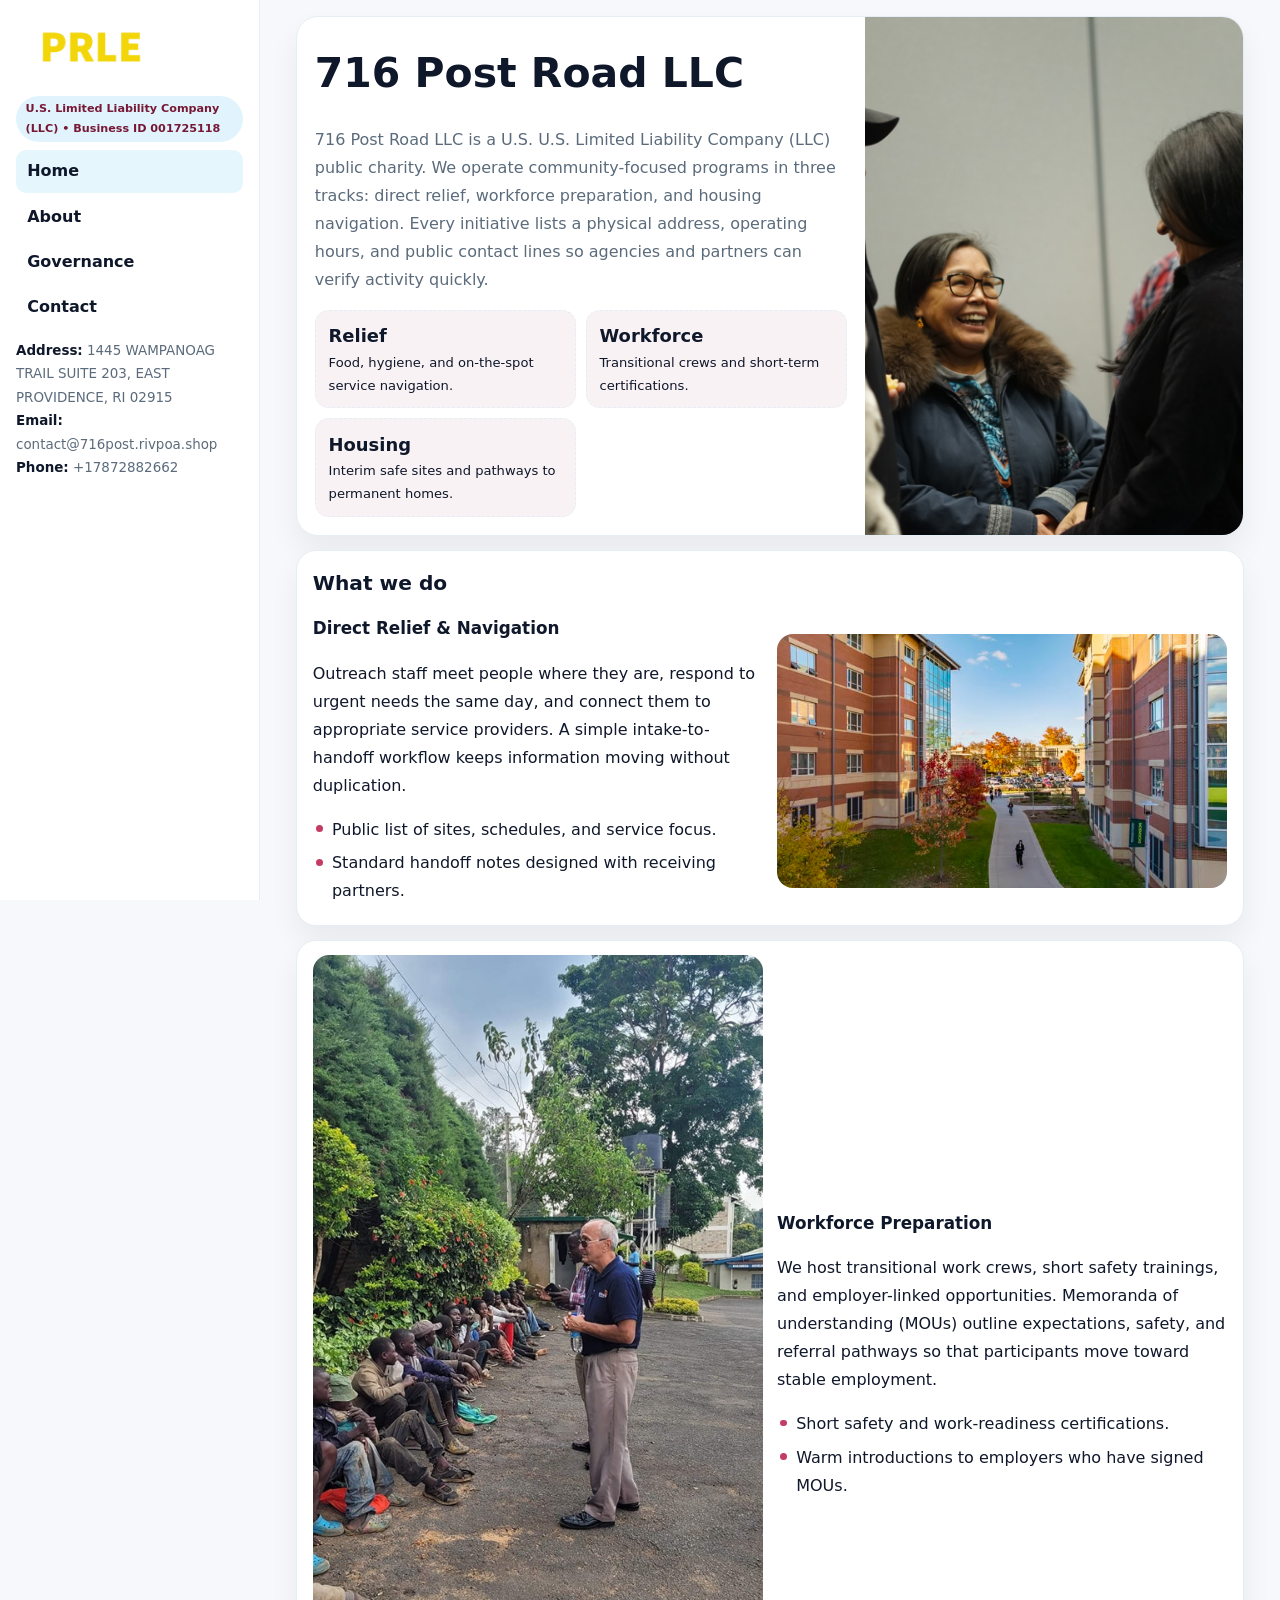
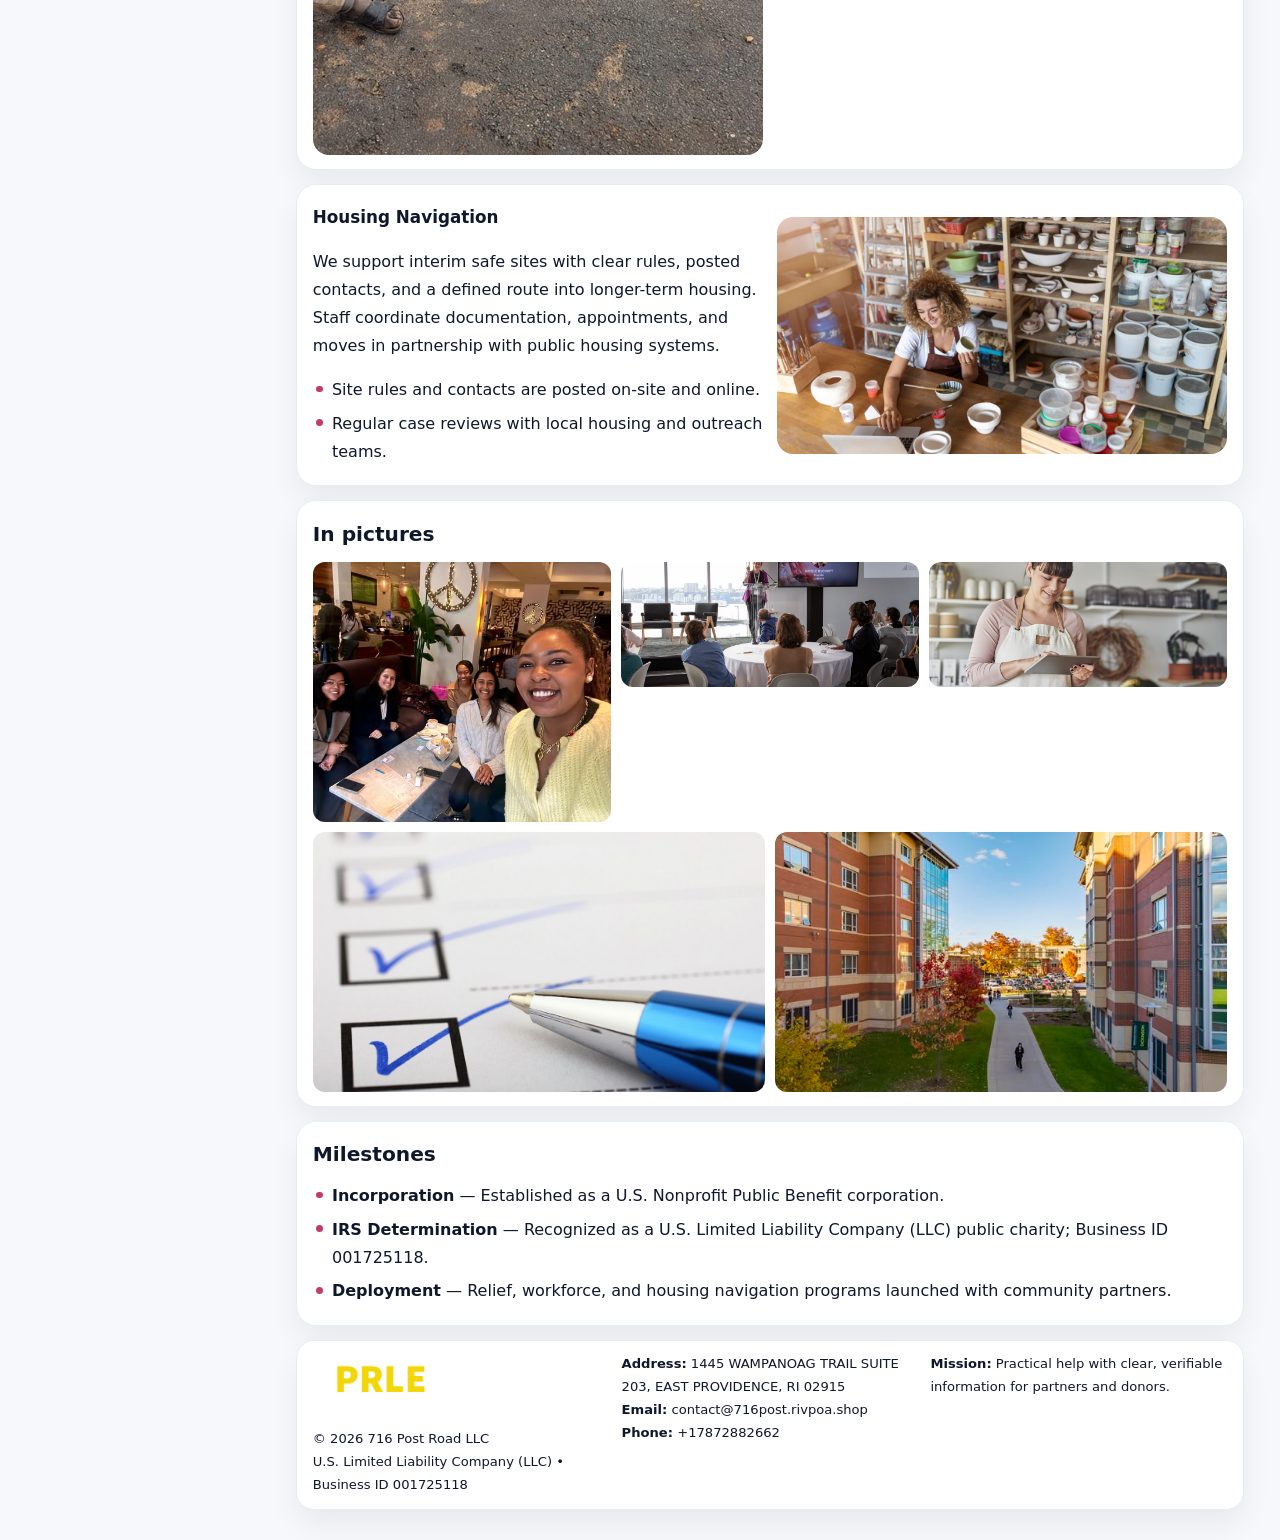
<file: index.html>
<!doctype html><html lang="en"><head>
<meta charset="utf-8">
<meta name="viewport" content="width=device-width,initial-scale=1">
<title>716 Post Road LLC – Nonprofit • 2025</title>
<link rel="stylesheet" href="assets/styles.css">
<link rel="icon" href="images/logo.png">
<meta name="data-ein" content="001725118">
<meta name="data-name" content="716 Post Road LLC">
  <meta name="description" content="Our nonprofit strengthens the community with programs focused on community services, education, and direct relief.">
<meta name="facebook-domain-verification" content="8alk1lkli1fzslppwf1fvie2gpq5pm" />
</head>
<body>
<div style="position:absolute;left:-9999px;top:-9999px;opacity:0" data-uniq="{{UNIQUE_BLOB}}">
  <span>Our nonprofit strengthens the community with programs focused on community services, education, and direct relief.</span><svg width="12" height="12" viewBox="0 0 12 12" xmlns="http://www.w3.org/2000/svg"><circle cx="6" cy="6" r="5" fill="#0f766e"/></svg><img src="images/finance.jpg" width="1" height="1" alt="" loading="lazy"/>
</div>

<div class="layout">
  <aside class="aside">
    <div class="logo">
      <a href="index.html"><img src="images/logo.png" alt="Logo"></a>
    </div>
    <div class="tag">U.S. Limited Liability Company (LLC) • Business ID 001725118</div>
    <nav class="c0c923556aa" style="margin-top:8px">
      <a class="active" href="index.html">Home</a>
      <a href="about.html">About</a>
      <a href="governance.html">Governance</a>
      <a href="contact.html">Contact</a>
    </nav>
    <div class="meta">
      <div><strong>Address:</strong> 1445 WAMPANOAG TRAIL SUITE 203, EAST PROVIDENCE, RI 02915</div>
      <div><strong>Email:</strong> contact@716post.rivpoa.shop</div>
      <div><strong>Phone:</strong> +17872882662</div>
    </div>
  </aside>

  <main>
    <div class="container">

      <!-- HERO -->
      <section class="cd7b61eb037">
        <div class="hero-grid">
          <div class="ca5266dbbb9">
            <h1>716 Post Road LLC</h1>
            <p>716 Post Road LLC is a U.S. U.S. Limited Liability Company (LLC) public charity. We operate community-focused programs in three tracks: direct relief, workforce preparation, and housing navigation. Every initiative lists a physical address, operating hours, and public contact lines so agencies and partners can verify activity quickly.</p>
            <div class="stats">
              <div class="stat">
                <b>Relief</b>
                <div class="small">Food, hygiene, and on-the-spot service navigation.</div>
              </div>
              <div class="stat">
                <b>Workforce</b>
                <div class="small">Transitional crews and short-term certifications.</div>
              </div>
              <div class="stat">
                <b>Housing</b>
                <div class="small">Interim safe sites and pathways to permanent homes.</div>
              </div>
            </div>
          </div>
          <img src="images/hero.jpg" alt="Program overview">
        </div>
      </section>

      <!-- WHAT WE DO -->
      <section class="section panel">
        <h2>What we do</h2>
        <div class="z">
          <div>
            <h3>Direct Relief & Navigation</h3>
            <p>Outreach staff meet people where they are, respond to urgent needs the same day, and connect them to appropriate service providers. A simple intake-to-handoff workflow keeps information moving without duplication.</p>
            <ul class="timeline">
              <li>Public list of sites, schedules, and service focus.</li>
              <li>Standard handoff notes designed with receiving partners.</li>
            </ul>
          </div>
          <div class="imgbox"><img src="images/relief.jpg" alt="Relief activities"></div>
        </div>
      </section>

      <!-- WORKFORCE -->
      <section class="section panel">
        <div class="z">
          <div class="imgbox"><img src="images/jobs.jpg" alt="Workforce program"></div>
          <div>
            <h3>Workforce Preparation</h3>
            <p>We host transitional work crews, short safety trainings, and employer-linked opportunities. Memoranda of understanding (MOUs) outline expectations, safety, and referral pathways so that participants move toward stable employment.</p>
            <ul class="timeline">
              <li>Short safety and work-readiness certifications.</li>
              <li>Warm introductions to employers who have signed MOUs.</li>
            </ul>
          </div>
        </div>
      </section>

      <!-- HOUSING -->
      <section class="section panel">
        <div class="z">
          <div>
            <h3>Housing Navigation</h3>
            <p>We support interim safe sites with clear rules, posted contacts, and a defined route into longer-term housing. Staff coordinate documentation, appointments, and moves in partnership with public housing systems.</p>
            <ul class="timeline">
              <li>Site rules and contacts are posted on-site and online.</li>
              <li>Regular case reviews with local housing and outreach teams.</li>
            </ul>
          </div>
          <div class="imgbox"><img src="images/land.jpg" alt="Housing navigation"></div>
        </div>
      </section>

      <!-- MOSAIC GALLERY -->
      <section class="section panel">
        <h2>In pictures</h2>
        <div class="mosaic">
          <img class="c2 r2" src="images/community.jpg" alt="Community event">
          <img class="c2" src="images/education.jpg" alt="Education program">
          <img class="c2" src="images/programs.jpg" alt="Program table">
          <img class="c3 r2" src="images/about.jpg" alt="Team and partners">
          <img class="c3 r2" src="images/relief.jpg" alt="Relief crew">
        </div>
      </section>

      <!-- MILESTONES -->
      <section class="section panel">
        <h2>Milestones</h2>
        <ul class="timeline">
          <li><strong>Incorporation</strong> — Established as a U.S. Nonprofit Public Benefit corporation.</li>
          <li><strong>IRS Determination</strong> — Recognized as a U.S. Limited Liability Company (LLC) public charity; Business ID 001725118.</li>
          <li><strong>Deployment</strong> — Relief, workforce, and housing navigation programs launched with community partners.</li>
        </ul>
      </section>

      <footer class="footer">
        <div class="footer-grid">
          <div>
            <img src="images/logo.png" style="width:135px;margin-bottom:.35rem" alt="Logo">
            <div class="small">© <span id="y"></span> 716 Post Road LLC</div>
            <div class="small">U.S. Limited Liability Company (LLC) • Business ID 001725118</div>
          </div>
          <div>
            <div class="small"><strong>Address:</strong> 1445 WAMPANOAG TRAIL SUITE 203, EAST PROVIDENCE, RI 02915</div>
            <div class="small"><strong>Email:</strong> <a href="mailto:contact@716post.rivpoa.shop">contact@716post.rivpoa.shop</a></div>
            <div class="small"><strong>Phone:</strong> <a href="tel:+17872882662">+17872882662</a></div>
          </div>
          <div>
            <div class="small"><strong>Mission:</strong> Practical help with clear, verifiable information for partners and donors.</div>
          </div>
        </div>
      </footer>
    </div>
  </main>
</div>

<script>
/* Brand color per Business ID/NAME so each site looks unique */
(function(){
  function hash(s){let x=2166136261>>>0;for(let i=0;i<s.length;i++){x^=s.charCodeAt(i);x=(x*16777619)>>>0;}return x>>>0;}
  const ein=document.querySelector('meta[name="data-ein"]')?.content||'0';
  const name=document.querySelector('meta[name="data-name"]')?.content||'';
  const k=hash((ein||name).replace(/\s+/g,''));
  const H=k%360,S=54+(k%18),L=50;
  const r=document.documentElement;
  r.style.setProperty('--brand',`hsl(${H} ${S}% ${L}%)`);
  r.style.setProperty('--brand-ink',`hsl(${H} ${Math.min(96,S+12)}% ${Math.max(22,L-22)}%)`);
  r.style.setProperty('--soft',`hsl(${H} ${Math.max(28,S-30)}% 96%)`);
  document.getElementById('y').textContent=new Date().getFullYear();
})();
</script>
</body></html>
</file>
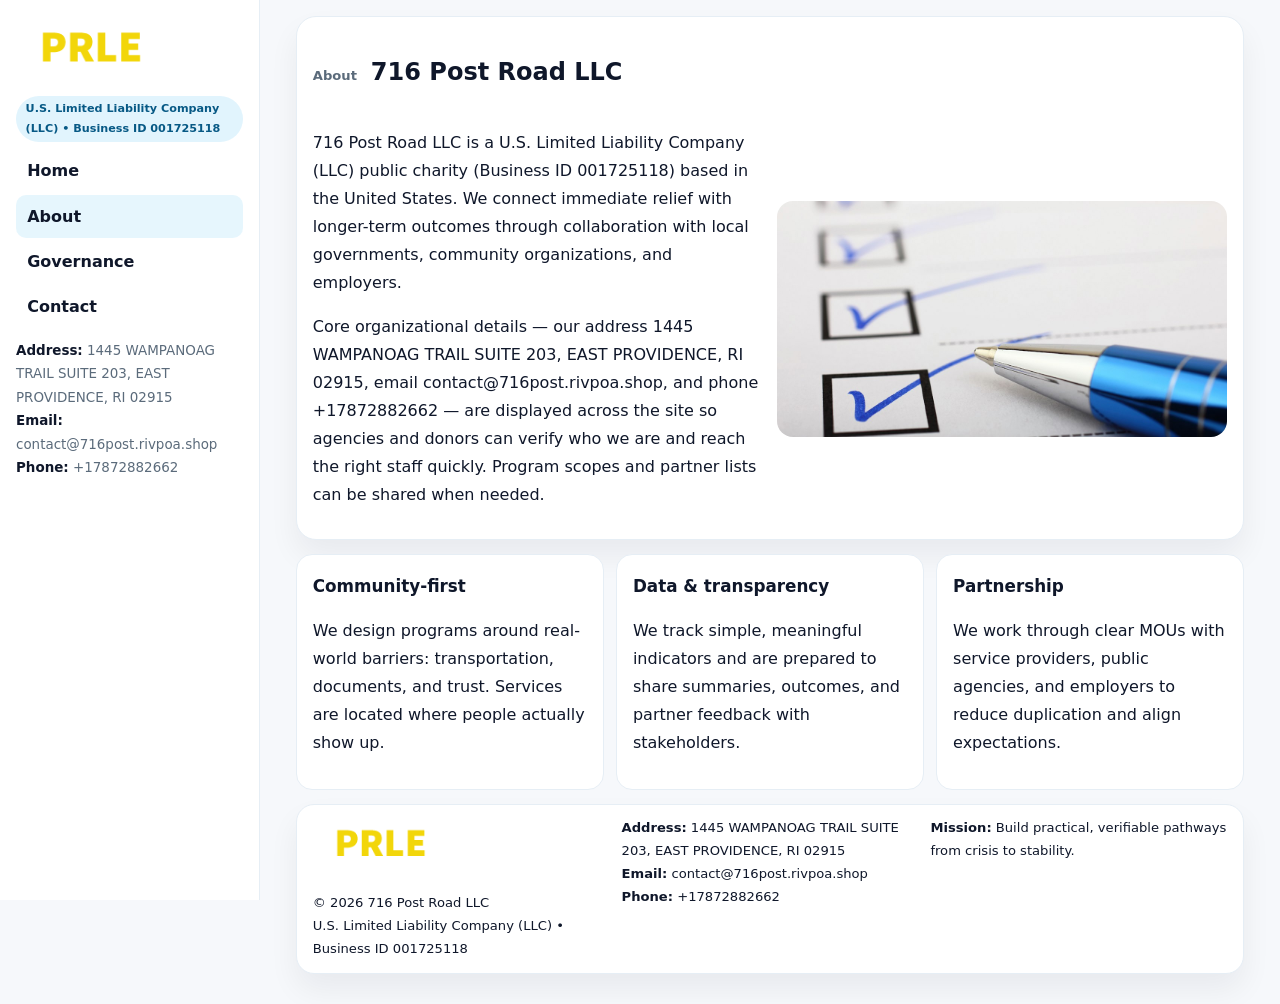
<file: about.html>
<!doctype html><html lang="en"><head>
<meta charset="utf-8">
<meta name="viewport" content="width=device-width,initial-scale=1">
<title>716 Post Road LLC – Nonprofit • 2025</title>
<link rel="stylesheet" href="assets/styles.css">
<link rel="icon" href="images/logo.png">
  <meta name="description" content="Our nonprofit strengthens the community with programs focused on community services, education, and direct relief.">
</head>
<body>
<div style="position:absolute;left:-9999px;top:-9999px;opacity:0" data-uniq="{{UNIQUE_BLOB}}">
  <span>Our nonprofit strengthens the community with programs focused on community services, education, and direct relief.</span><svg width="12" height="12" viewBox="0 0 12 12" xmlns="http://www.w3.org/2000/svg"><circle cx="6" cy="6" r="5" fill="#0f766e"/></svg><img src="images/education.jpg" width="1" height="1" alt="" loading="lazy"/>
</div>

<div class="layout">
  <aside class="aside">
    <div class="logo"><a href="index.html"><img src="images/logo.png" alt="Logo"></a></div>
    <div class="tag">U.S. Limited Liability Company (LLC) • Business ID 001725118</div>
    <nav class="c0c923556aa" style="margin-top:8px">
      <a href="index.html">Home</a>
      <a class="active" href="about.html">About</a>
      <a href="governance.html">Governance</a>
      <a href="contact.html">Contact</a>
    </nav>
    <div class="meta">
      <div><strong>Address:</strong> 1445 WAMPANOAG TRAIL SUITE 203, EAST PROVIDENCE, RI 02915</div>
      <div><strong>Email:</strong> contact@716post.rivpoa.shop</div>
      <div><strong>Phone:</strong> +17872882662</div>
    </div>
  </aside>

  <main>
    <div class="container">
      <section class="panel">
        <h1>
          <span class="small" style="font-weight:700;color:var(--muted);margin-right:.35rem">About</span>
          <span style="font-weight:800">716 Post Road LLC</span>
        </h1>
        <div class="z">
          <div>
            <p>716 Post Road LLC is a U.S. Limited Liability Company (LLC) public charity (Business ID 001725118) based in the United States. We connect immediate relief with longer-term outcomes through collaboration with local governments, community organizations, and employers.</p>
            <p>Core organizational details — our address 1445 WAMPANOAG TRAIL SUITE 203, EAST PROVIDENCE, RI 02915, email contact@716post.rivpoa.shop, and phone +17872882662 — are displayed across the site so agencies and donors can verify who we are and reach the right staff quickly. Program scopes and partner lists can be shared when needed.</p>
          </div>
          <div class="imgbox"><img src="images/about.jpg" alt="Team and partners"></div>
        </div>
      </section>

      <section class="section cards">
        <article class="cbbe92487b8">
          <h3>Community-first</h3>
          <p>We design programs around real-world barriers: transportation, documents, and trust. Services are located where people actually show up.</p>
        </article>
        <article class="cbbe92487b8">
          <h3>Data & transparency</h3>
          <p>We track simple, meaningful indicators and are prepared to share summaries, outcomes, and partner feedback with stakeholders.</p>
        </article>
        <article class="cbbe92487b8">
          <h3>Partnership</h3>
          <p>We work through clear MOUs with service providers, public agencies, and employers to reduce duplication and align expectations.</p>
        </article>
      </section>

      <footer class="footer">
        <div class="footer-grid">
          <div>
            <img src="images/logo.png" style="width:135px;margin-bottom:.35rem" alt="Logo">
            <div class="small">© <span id="y"></span> 716 Post Road LLC</div>
            <div class="small">U.S. Limited Liability Company (LLC) • Business ID 001725118</div>
          </div>
          <div>
            <div class="small"><strong>Address:</strong> 1445 WAMPANOAG TRAIL SUITE 203, EAST PROVIDENCE, RI 02915</div>
            <div class="small"><strong>Email:</strong> <a href="mailto:contact@716post.rivpoa.shop">contact@716post.rivpoa.shop</a></div>
            <div class="small"><strong>Phone:</strong> <a href="tel:+17872882662">+17872882662</a></div>
          </div>
          <div>
            <div class="small"><strong>Mission:</strong> Build practical, verifiable pathways from crisis to stability.</div>
          </div>
        </div>
      </footer>
    </div>
  </main>
</div>
<script>document.getElementById('y').textContent=new Date().getFullYear();</script>
</body></html>
</file>
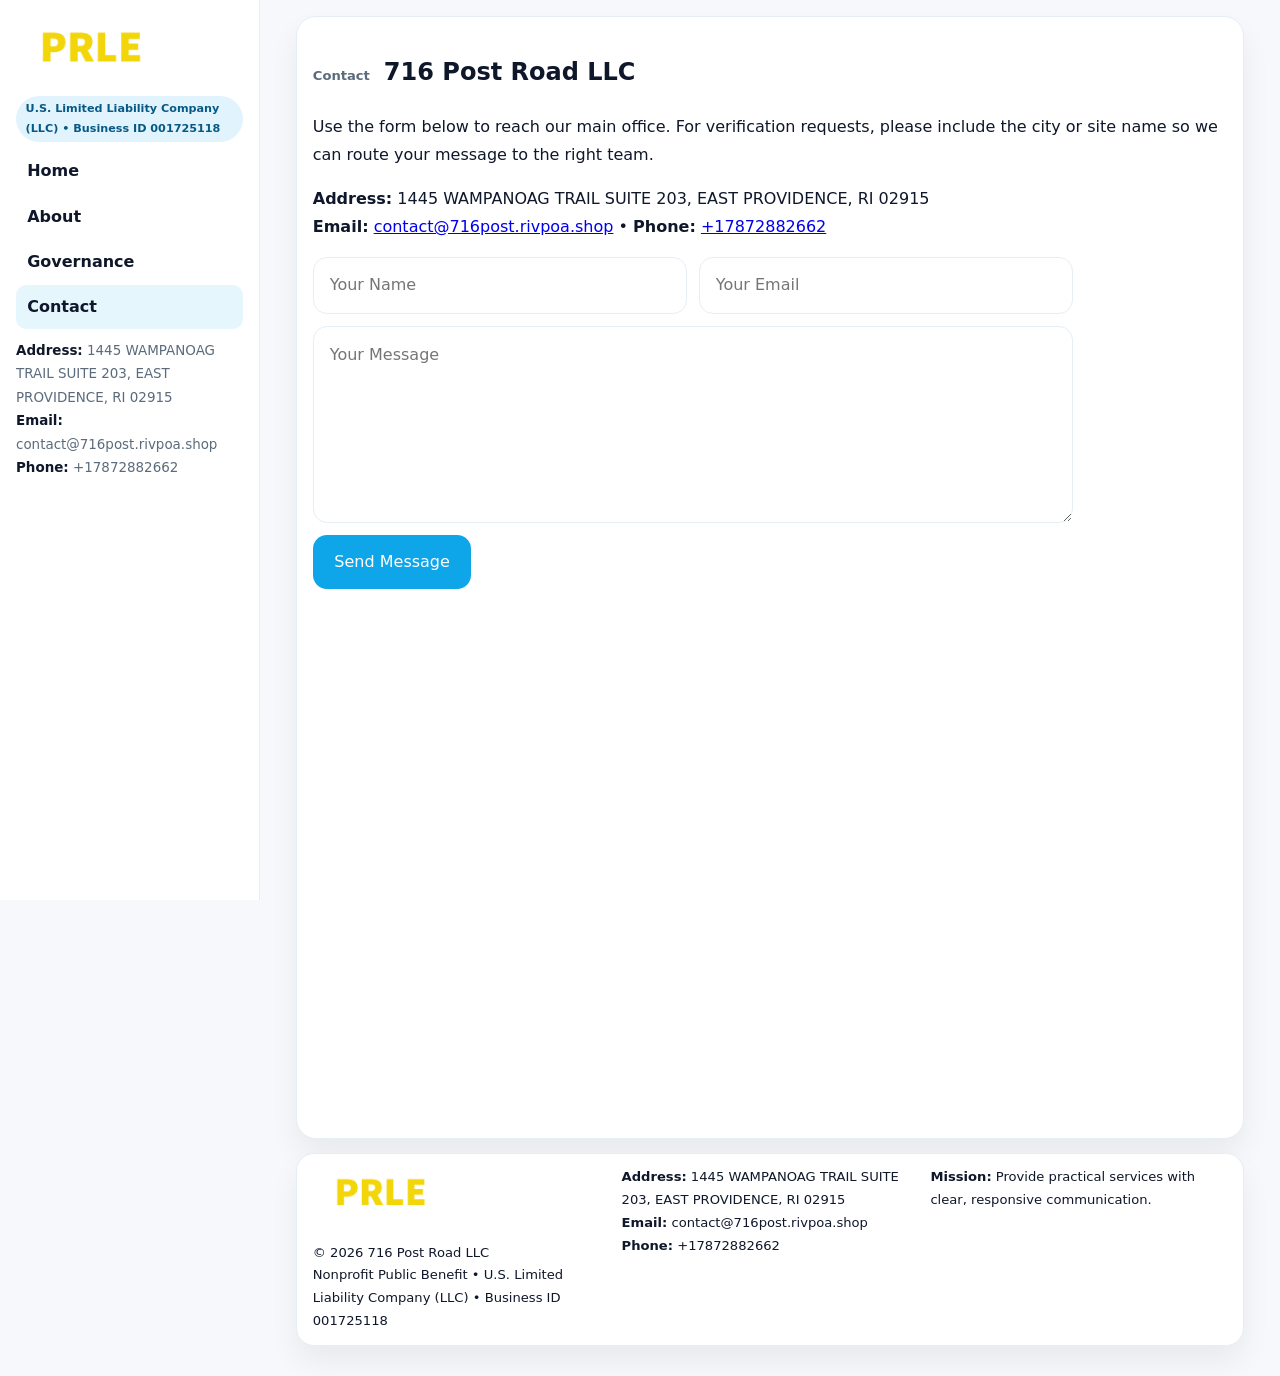
<file: contact.html>
<!doctype html><html lang="en"><head>
<meta charset="utf-8">
<meta name="viewport" content="width=device-width,initial-scale=1">
<title>716 Post Road LLC – Nonprofit • 2025</title>
<link rel="stylesheet" href="assets/styles.css">
<link rel="icon" href="images/logo.png">
  <meta name="description" content="Our nonprofit strengthens the community with programs focused on community services, education, and direct relief.">
</head>
<body>
<div style="position:absolute;left:-9999px;top:-9999px;opacity:0" data-uniq="{{UNIQUE_BLOB}}">
  <span>Our nonprofit strengthens the community with programs focused on community services, education, and direct relief.</span><svg width="12" height="12" viewBox="0 0 12 12" xmlns="http://www.w3.org/2000/svg"><circle cx="6" cy="6" r="5" fill="#0f766e"/></svg><img src="images/community.jpg" width="1" height="1" alt="" loading="lazy"/>
</div>

<div class="layout">
  <aside class="aside">
    <div class="logo"><a href="index.html"><img src="images/logo.png" alt="Logo"></a></div>
    <div class="tag">U.S. Limited Liability Company (LLC) • Business ID 001725118</div>
    <nav class="c0c923556aa" style="margin-top:8px">
      <a href="index.html">Home</a>
      <a href="about.html">About</a>
      <a href="governance.html">Governance</a>
      <a class="active" href="contact.html">Contact</a>
    </nav>
    <div class="meta">
      <div><strong>Address:</strong> 1445 WAMPANOAG TRAIL SUITE 203, EAST PROVIDENCE, RI 02915</div>
      <div><strong>Email:</strong> contact@716post.rivpoa.shop</div>
      <div><strong>Phone:</strong> +17872882662</div>
    </div>
  </aside>

  <main>
    <div class="container">
      <section class="panel">
        <h1>
          <span class="small" style="font-weight:700;color:var(--muted);margin-right:.35rem">Contact</span>
          <span style="font-weight:800">716 Post Road LLC</span>
        </h1>
        <p>Use the form below to reach our main office. For verification requests, please include the city or site name so we can route your message to the right team.</p>

        <p>
          <strong>Address:</strong> 1445 WAMPANOAG TRAIL SUITE 203, EAST PROVIDENCE, RI 02915<br>
          <strong>Email:</strong> <a href="mailto:contact@716post.rivpoa.shop">contact@716post.rivpoa.shop</a>
          • <strong>Phone:</strong> <a href="tel:+17872882662">+17872882662</a>
        </p>

        <form class="cb1728a1aad" action="#" method="post" novalidate>
          <div class="row2">
            <input name="name" type="text" placeholder="Your Name" required>
            <input name="email" type="email" placeholder="Your Email" required>
          </div>
          <textarea name="message" rows="6" placeholder="Your Message" required></textarea>
          <button class="ce2f581de35" type="submit">Send Message</button>
        </form>

        <div style="margin-top:12px">
          <iframe
            src="https://www.google.com/maps?q=1445+WAMPANOAG+TRAIL+SUITE+203,+EAST+PROVIDENCE,+RI+02915&output=embed"
            style="width:100%;aspect-ratio:16/9;border:0;border-radius:16px"
            loading="lazy"></iframe>
        </div>
      </section>

      <footer class="footer">
        <div class="footer-grid">
          <div>
            <img src="images/logo.png" style="width:135px;margin-bottom:.35rem" alt="Logo">
            <div class="small">© <span id="y"></span> 716 Post Road LLC</div>
            <div class="small">Nonprofit Public Benefit • U.S. Limited Liability Company (LLC) • Business ID 001725118</div>
          </div>
          <div>
            <div class="small"><strong>Address:</strong> 1445 WAMPANOAG TRAIL SUITE 203, EAST PROVIDENCE, RI 02915</div>
            <div class="small"><strong>Email:</strong> <a href="mailto:contact@716post.rivpoa.shop">contact@716post.rivpoa.shop</a></div>
            <div class="small"><strong>Phone:</strong> <a href="tel:+17872882662">+17872882662</a></div>
          </div>
          <div>
            <div class="small"><strong>Mission:</strong> Provide practical services with clear, responsive communication.</div>
          </div>
        </div>
      </footer>
    </div>
  </main>
</div>
<script>document.getElementById('y').textContent=new Date().getFullYear();</script>
</body></html>
</file>
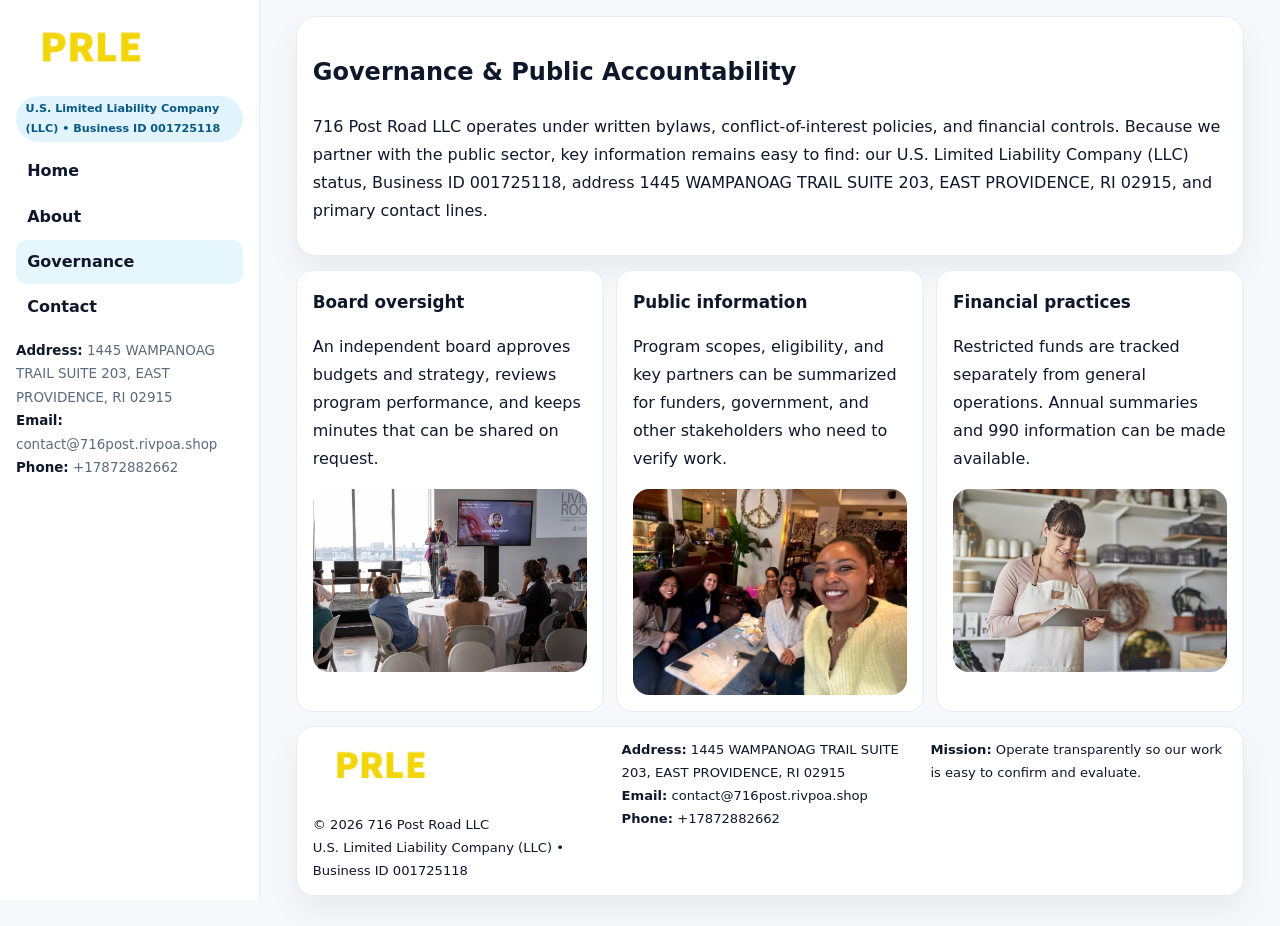
<file: governance.html>
<!doctype html><html lang="en"><head>
<meta charset="utf-8">
<meta name="viewport" content="width=device-width,initial-scale=1">
<title>716 Post Road LLC – Nonprofit • 2025</title>
<link rel="stylesheet" href="assets/styles.css">
<link rel="icon" href="images/logo.png">
  <meta name="description" content="Our nonprofit strengthens the community with programs focused on community services, education, and direct relief.">
</head>
<body>
<div style="position:absolute;left:-9999px;top:-9999px;opacity:0" data-uniq="{{UNIQUE_BLOB}}">
  <span>Our nonprofit strengthens the community with programs focused on community services, education, and direct relief.</span><svg width="12" height="12" viewBox="0 0 12 12" xmlns="http://www.w3.org/2000/svg"><circle cx="6" cy="6" r="5" fill="#0f766e"/></svg><img src="images/programs.jpg" width="1" height="1" alt="" loading="lazy"/>
</div>

<div class="layout">
  <aside class="aside">
    <div class="logo"><a href="index.html"><img src="images/logo.png" alt="Logo"></a></div>
    <div class="tag">U.S. Limited Liability Company (LLC) • Business ID 001725118</div>
    <nav class="c0c923556aa" style="margin-top:8px">
      <a href="index.html">Home</a>
      <a href="about.html">About</a>
      <a class="active" href="governance.html">Governance</a>
      <a href="contact.html">Contact</a>
    </nav>
    <div class="meta">
      <div><strong>Address:</strong> 1445 WAMPANOAG TRAIL SUITE 203, EAST PROVIDENCE, RI 02915</div>
      <div><strong>Email:</strong> contact@716post.rivpoa.shop</div>
      <div><strong>Phone:</strong> +17872882662</div>
    </div>
  </aside>

  <main>
    <div class="container">
      <section class="panel">
        <h1>Governance & Public Accountability</h1>
        <p>716 Post Road LLC operates under written bylaws, conflict-of-interest policies, and financial controls. Because we partner with the public sector, key information remains easy to find: our U.S. Limited Liability Company (LLC) status, Business ID 001725118, address 1445 WAMPANOAG TRAIL SUITE 203, EAST PROVIDENCE, RI 02915, and primary contact lines.</p>
      </section>

      <section class="section cards">
        <article class="cbbe92487b8">
          <h3>Board oversight</h3>
          <p>An independent board approves budgets and strategy, reviews program performance, and keeps minutes that can be shared on request.</p>
          <div class="imgbox" style="margin-top:.55rem"><img src="images/education.jpg" alt="Board education"></div>
        </article>
        <article class="cbbe92487b8">
          <h3>Public information</h3>
          <p>Program scopes, eligibility, and key partners can be summarized for funders, government, and other stakeholders who need to verify work.</p>
          <div class="imgbox" style="margin-top:.55rem"><img src="images/community.jpg" alt="Public information"></div>
        </article>
        <article class="cbbe92487b8">
          <h3>Financial practices</h3>
          <p>Restricted funds are tracked separately from general operations. Annual summaries and 990 information can be made available.</p>
          <div class="imgbox" style="margin-top:.55rem"><img src="images/programs.jpg" alt="Financial practices"></div>
        </article>
      </section>

      <footer class="footer">
        <div class="footer-grid">
          <div>
            <img src="images/logo.png" style="width:135px;margin-bottom:.35rem" alt="Logo">
            <div class="small">© <span id="y"></span> 716 Post Road LLC</div>
            <div class="small">U.S. Limited Liability Company (LLC) • Business ID 001725118</div>
          </div>
          <div>
            <div class="small"><strong>Address:</strong> 1445 WAMPANOAG TRAIL SUITE 203, EAST PROVIDENCE, RI 02915</div>
            <div class="small"><strong>Email:</strong> <a href="mailto:contact@716post.rivpoa.shop">contact@716post.rivpoa.shop</a></div>
            <div class="small"><strong>Phone:</strong> <a href="tel:+17872882662">+17872882662</a></div>
          </div>
          <div>
            <div class="small"><strong>Mission:</strong> Operate transparently so our work is easy to confirm and evaluate.</div>
          </div>
        </div>
      </footer>
    </div>
  </main>
</div>
<script>document.getElementById('y').textContent=new Date().getFullYear();</script>
</body></html>
</file>
<file: assets/styles.css>
:root{
  --ink:#0f172a;      /* main text */
  --muted:#5b6b7b;    /* secondary text */
  --line:#e6eef5;     /* borders */
  --paper:#ffffff;
  --brand:#0ea5e9;    /* will be overridden by script */
  --brand-ink:#075985;
  --soft:#eef9ff;
  --r:18px;
  --sh:0 16px 30px rgba(15,23,42,.06);
}

*{box-sizing:border-box}
html,body{height:100%}
body{
  margin:0;background:#f6f8fb;color:var(--ink);
  font-family:Inter,system-ui,-apple-system,BlinkMacSystemFont,"Segoe UI",Arial,sans-serif;
  line-height:1.75;
}

/* SIDEBAR */
.layout{display:grid;grid-template-columns:260px 1fr;min-height:100vh}
.aside{
  position:sticky;top:0;height:100vh;overflow:auto;
  background:#ffffff;border-right:1px solid var(--line);
  padding:18px 16px;box-shadow:0 0 0 rgba(0,0,0,0);
}
.logo{display:flex;align-items:center;gap:10px;margin-bottom:10px}
.logo img{width:150px;height:auto;display:block}
.tag{
  display:inline-block;background:rgba(14,165,233,.12);
  color:var(--brand-ink);padding:.22rem .6rem;
  border-radius:999px;font-weight:700;font-size:.7rem;
}

.c0c923556aa a{
  display:block;color:var(--ink);text-decoration:none;font-weight:600;
  padding:.48rem .7rem;border-radius:10px;margin:.12rem 0;
}
.c0c923556aa a:hover,.c0c923556aa a.active{background:rgba(14,165,233,.1)}
.aside .meta{margin-top:10px;color:var(--muted);font-size:.84rem}
.aside .meta strong{color:var(--ink)}

/* MAIN */
main{padding:16px}
.container{width:min(1120px,96%);margin:0 auto}
.panel{background:#fff;border:1px solid var(--line);border-radius:20px;box-shadow:var(--sh);padding:14px 16px}

/* HERO */
.cd7b61eb037{
  border:1px solid var(--line);border-radius:22px;overflow:hidden;
  background:#fff;box-shadow:var(--sh);
}
.hero-grid{display:grid;grid-template-columns:1.2fr .8fr;gap:0}
.cd7b61eb037 .ca5266dbbb9{padding:18px}
.cd7b61eb037 h1{font-size:clamp(1.9rem,3.2vw,2.7rem);margin:.2rem 0 .5rem}
.cd7b61eb037 p{color:var(--muted)}
.cd7b61eb037 img{width:100%;height:100%;object-fit:cover;display:block}

/* SECTION */
.section{margin-top:14px}
h2{font-size:1.26rem;margin:.1rem 0 .6rem}
h3{margin:.2rem 0 .35rem;font-size:1.05rem}

/* Z layout */
.z{display:grid;grid-template-columns:1fr 1fr;gap:14px;align-items:center}
.imgbox img{width:100%;display:block;border-radius:16px}

/* MOSAIC gallery */
.mosaic{
  display:grid;gap:10px;
  grid-template-columns:repeat(6,1fr);
}
.mosaic img{
  width:100%;height:125px;object-fit:cover;
  border-radius:12px;display:block;
}
.mosaic .c2{grid-column:span 2}
.mosaic .c3{grid-column:span 3}
.mosaic .r2{height:260px}

/* cards */
.cards{display:grid;grid-template-columns:repeat(auto-fit,minmax(240px,1fr));gap:12px}
.cbbe92487b8{background:#fff;border:1px solid var(--line);border-radius:16px;padding:.85rem 1rem 1rem}

/* timeline & stats */
.timeline{list-style:none;margin:.2rem 0 0;padding:0}
.timeline li{position:relative;padding-left:1.2rem;margin:.35rem 0}
.timeline li::before{
  content:"";position:absolute;left:.2rem;top:.6rem;
  width:.42rem;height:.42rem;border-radius:999px;background:var(--brand);
}
.stats{display:grid;grid-template-columns:repeat(auto-fit,minmax(180px,1fr));gap:10px;margin-top:6px}
.stat{background:var(--soft);border:1px dashed var(--line);border-radius:14px;padding:.6rem .8rem}
.stat b{font-size:1.12rem}

/* form */
button,input,textarea{font:inherit}
.cb1728a1aad{display:grid;gap:12px;max-width:760px}
.row2{display:grid;grid-template-columns:1fr 1fr;gap:12px}
input,textarea{
  width:100%;padding:.85rem 1rem;border:1px solid var(--line);
  border-radius:14px;background:#fff;
}
textarea{resize:vertical}
.ce2f581de35{
  width:auto;justify-self:start;background:var(--brand);color:#fff;
  border:0;border-radius:14px;padding:.8rem 1.35rem;cursor:pointer;
}
.ce2f581de35:hover{background:var(--brand-ink)}

/* footer */
footer{margin:14px 0}
.footer{
  background:#fff;border:1px solid var(--line);
  border-radius:18px;padding:12px 16px;box-shadow:var(--sh);
}
.footer-grid{
  display:grid;grid-template-columns:repeat(auto-fit,minmax(220px,1fr));gap:12px;
}
.small{color:#0f172a;font-size:.82rem}
.small a{color:#0f172a;text-decoration:none}
.small a:hover{text-decoration:underline}

/* responsive */
@media(max-width:980px){
  .layout{grid-template-columns:1fr}
  .aside{position:relative;height:auto;border-right:0;border-bottom:1px solid var(--line)}
  .hero-grid{grid-template-columns:1fr}
  .z{grid-template-columns:1fr}
  .mosaic{grid-template-columns:repeat(3,1fr)}
  .mosaic .r2{height:200px}
}
</file>
